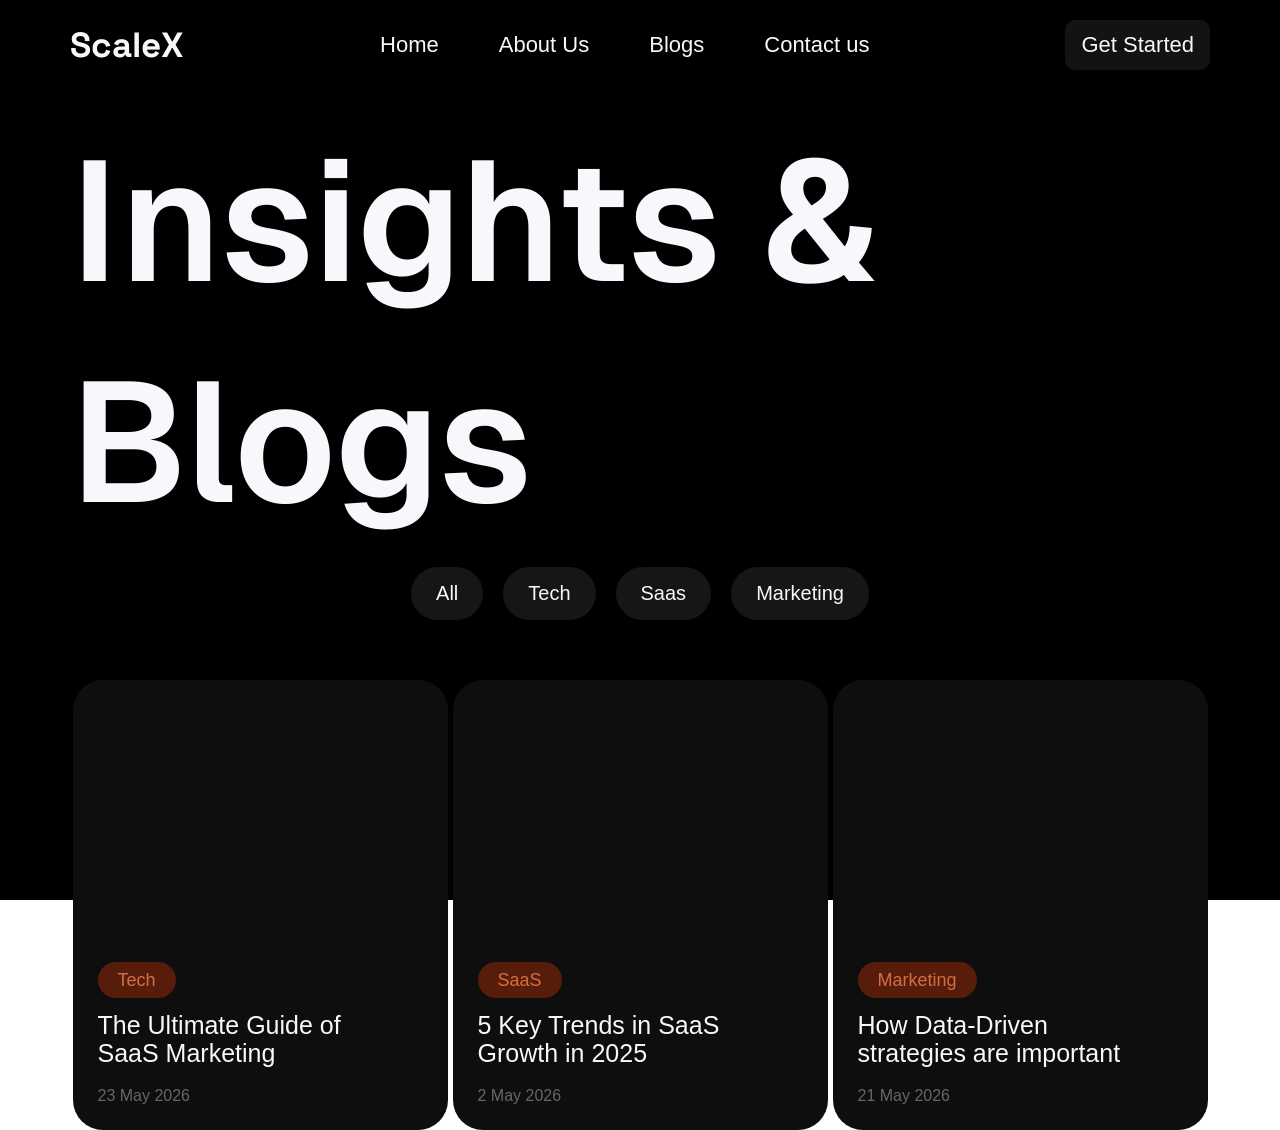
<file: TASKS/TASK 2/INDEX.HTML>
<!DOCTYPE html>
<html lang="en">
  <head>
    <meta charset="UTF-8" />
    <meta name="viewport" content="width=device-width, initial-scale=1.0" />
    <link rel="stylesheet" href="STYLE.CSS" />
    <title>Document</title>
  </head>
  <body>
    <div id="container">
      <div id="header">
        <div id="logo">
          <p>ScaleX</p>
        </div>
        <div id="nav-btn-section">
          <a href="#" class="nav-btn">Home</a>
          <a href="#" class="nav-btn">About Us</a>
          <a href="#" class="nav-btn">Blogs</a>
          <a href="#" class="nav-btn">Contact us</a>
        </div>
        <div id="nav-option">
          <button>Get Started</button>
        </div>
      </div>
      <div id="main">
        <div id="heading">
          <h1>Insights & Blogs</h1>
        </div>
        <div id="category-section">
          <button class="category">All</button>
          <button class="category">Tech</button>
          <button class="category">Saas</button>
          <button class="category">Marketing</button>
        </div>
        <div id="guides-section">
          <div class="guides">
            <div id="first-img" class="guide-img"></div>
            <div class="guide-details">
              <div class="mentioned-category"><span>Tech</span></div>
              <div class="guide-title">
                The Ultimate Guide of <br> SaaS Marketing
              </div>
              <div class="guide-date">23 May 2026</div>
            </div>
          </div>
          <div class="guides">
            <div id="second-img" class="guide-img"></div>
            <div class="guide-details">
              <div class="mentioned-category"><span>SaaS</span></div>
              <div class="guide-title">5 Key Trends in SaaS Growth in 2025</div>
              <div class="guide-date">2 May 2026</div>
            </div>
          </div>
          <div class="guides">
            <div id="third-img" class="guide-img"></div>
            <div class="guide-details">
              <div class="mentioned-category"><span>Marketing</span></div>
              <div class="guide-title">
                How Data-Driven <br> strategies are important
              </div>
              <div class="guide-date">21 May 2026</div>
            </div>
          </div>
        </div>
      </div>
    </div>
  </body>
</html>
</file>
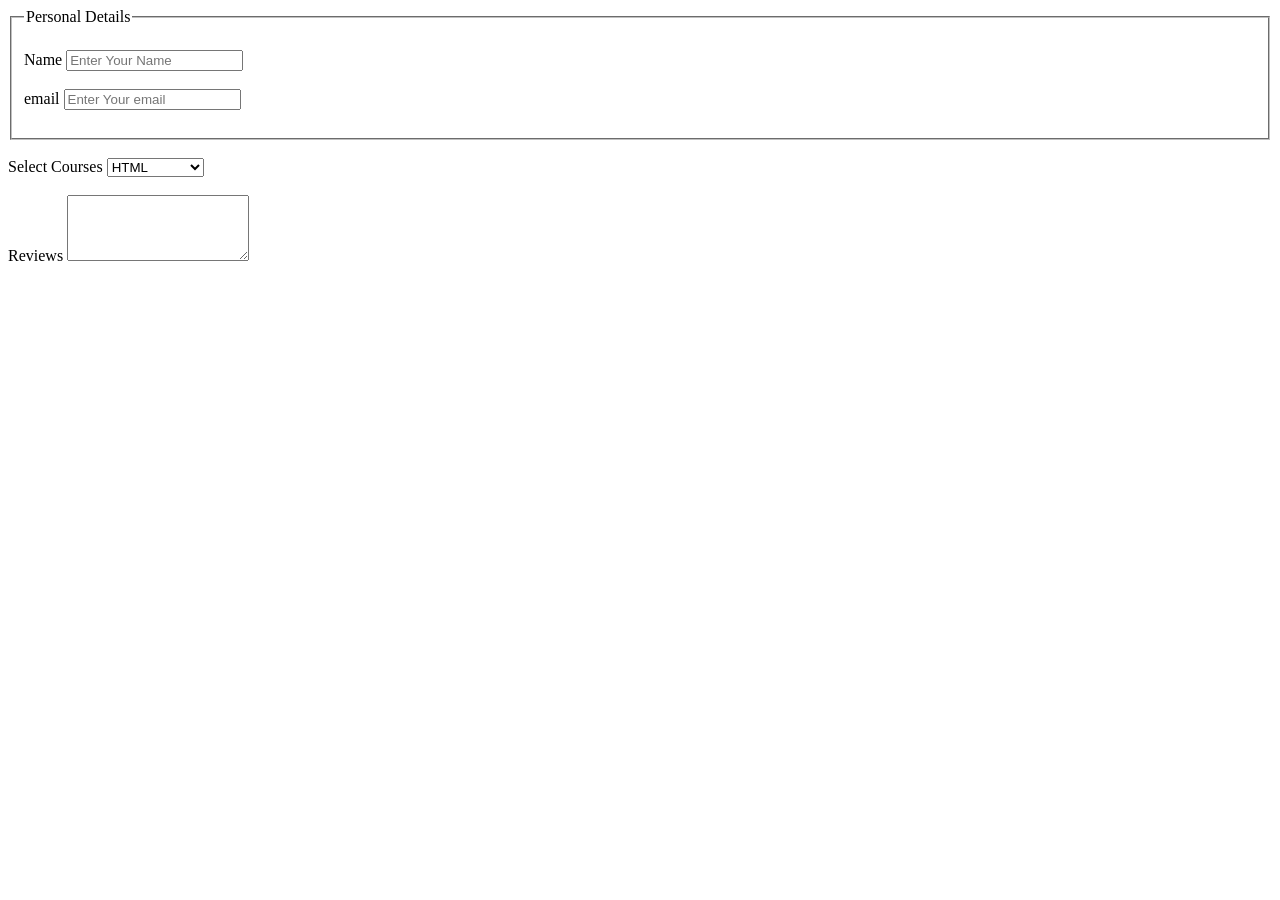
<file: Day01/Prerequistes of HTML/HTML Forms/index.html>
<!doctype html>
<html lang="en">
  <head>
    <meta charset="UTF-8" />
    <meta name="viewport" content="width=device-width, initial-scale=1.0" />
    <title>Document</title>
  </head>
  <body>
    <form action="">
      <fieldset>
        <legend>Personal Details</legend><br>
        <label for="name">Name</label>
        <input id="name" type="text" placeholder="Enter Your Name" /><br><br>
        <label for="email">email</label>
        <input id="email" type="email" placeholder="Enter Your email" /><br><br>
      </fieldset><br>

      <label for="Courses">Select Courses</label>
      <select name="" id="Courses">
        <optgroup label="Frontend">
          <option value="">HTML</option>
          <option value="">CSS</option>
          <option value="">JS</option>
        </optgroup>

        <optgroup label="Backend">
          <option value="">Node</option>
          <option value="">MongoDB</option>
          <option value="">Express</option>
        </optgroup>
      </select>
      <br /><br />
      <label for="reviews">Reviews</label>
      <textarea name="" id="reviews" rows="4"></textarea>
    </form>
  </body>
</html>
</file>
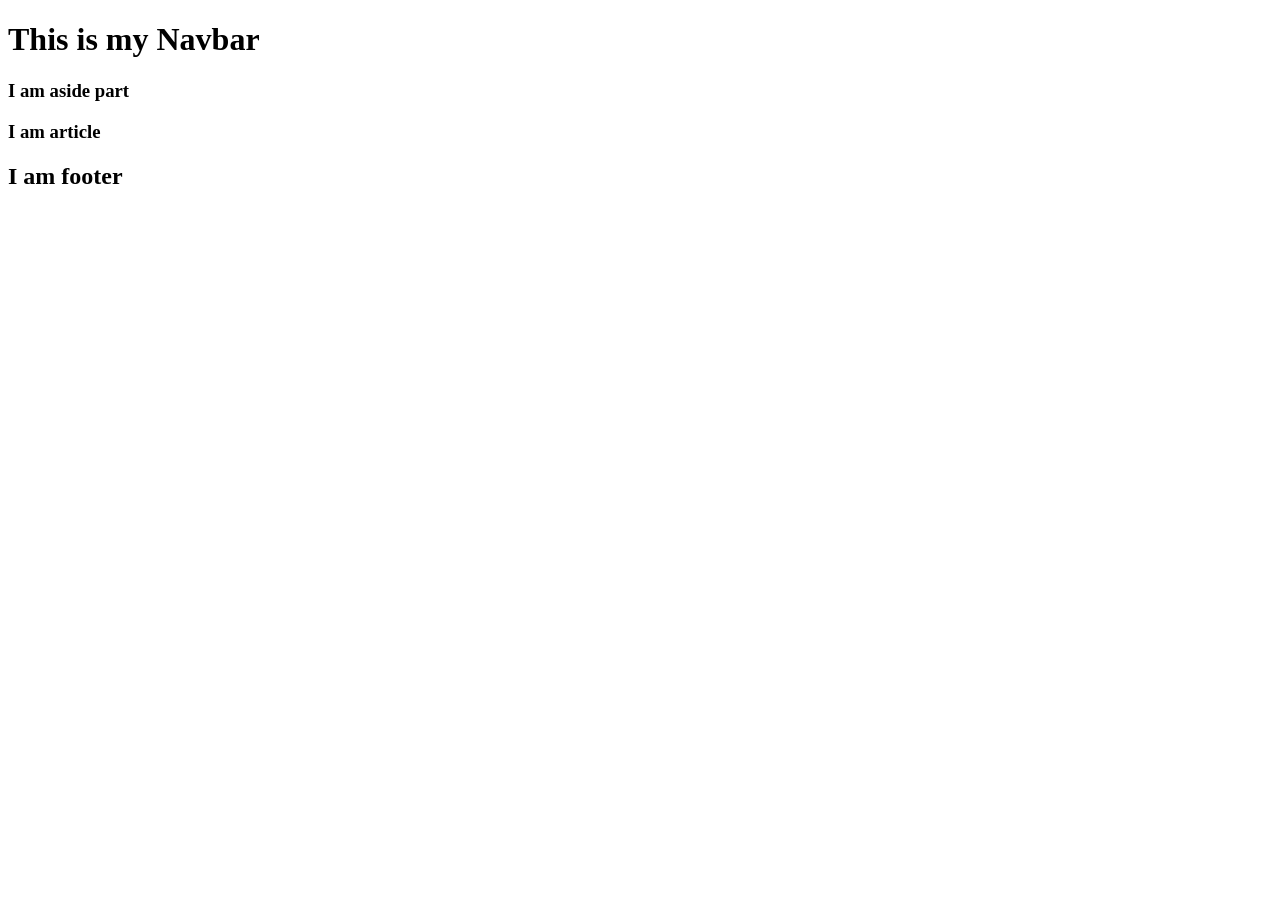
<file: Day01/Prerequistes of HTML/HTML Semantic Tags/index.html>
<!DOCTYPE html>
<html lang="en">
<head>
    <meta charset="UTF-8">
    <meta name="viewport" content="width=device-width, initial-scale=1.0">
    <title>Document</title>
</head>
<body>
    <header>
        <h1>This is my Navbar</h1>
    </header>
    <main>
        <section>
            <form action=""></form>
        </section>
        <aside>
            <h3>I am aside part</h3>
        </aside>
        <article>
            <h3>I am article</h3>
        </article>
    </main>
    <footer>
        <h2>I am footer</h2>
    </footer>
</body>
</html>
</file>
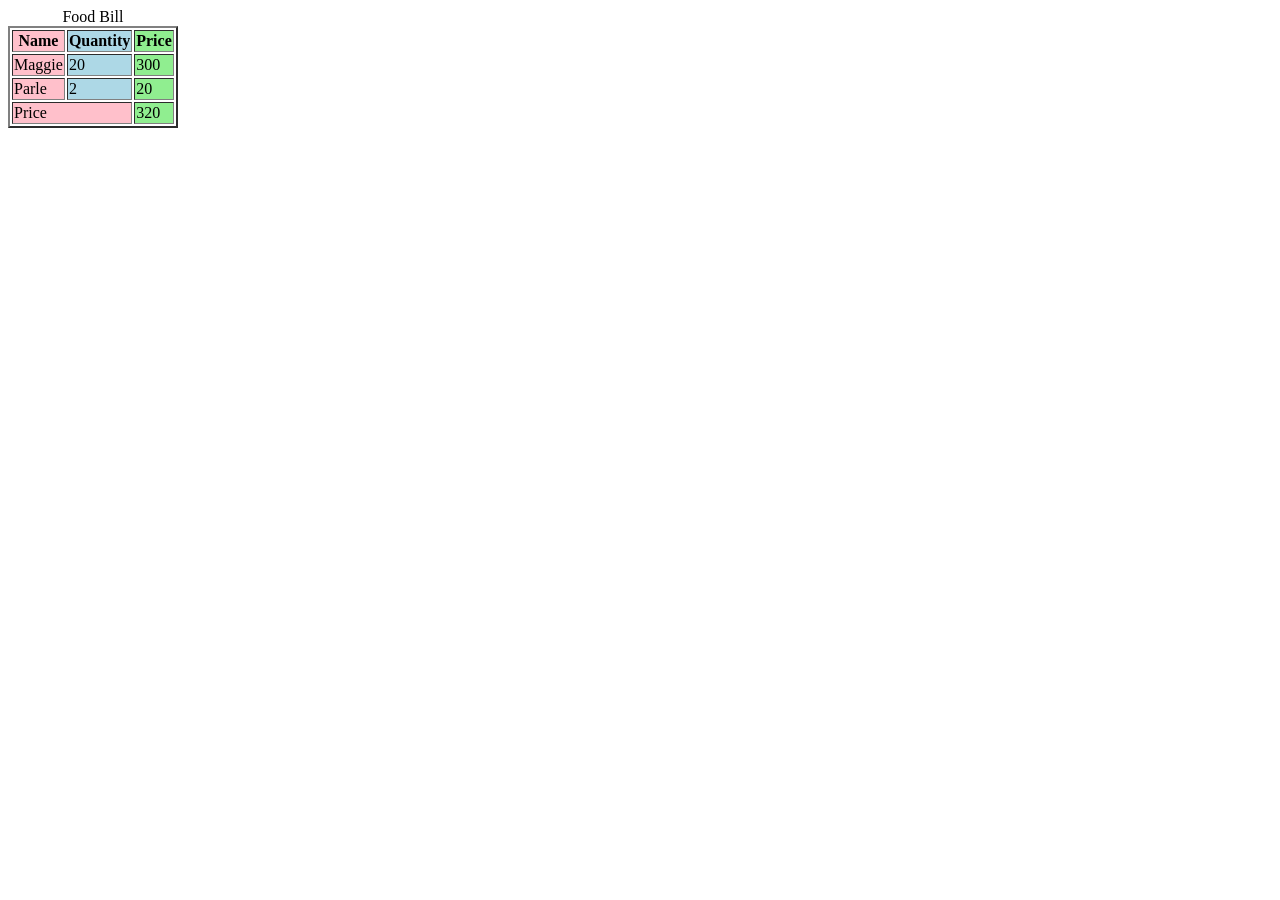
<file: Day01/Prerequistes of HTML/HTML Tables/index.html>
<!doctype html>
<html lang="en">
  <head>
    <meta charset="UTF-8" />
    <meta name="viewport" content="width=device-width, initial-scale=1.0" />
    <title>Document</title>
  </head>
  <body>
    <table border="2">
        <caption>Food Bill</caption>
        <colgroup>
            <col style="background-color: pink;">
            <col style="background-color: lightblue;">
            <col style="background-color: lightgreen;">
        </colgroup>
      <thead>
        <tr>
          <th>Name</th>
          <th>Quantity</th>
          <th>Price</th>
        </tr>
      </thead>
      <tbody>
        <tr>
            <td>Maggie</td>
            <td>20</td>
            <td>300</td>
        </tr>
        <tr>
            <td>Parle</td>
            <td>2</td>
            <td>20</td>
        </tr>
        <tr>
            <td colspan="2">Price</td>
            <td>320</td>
        </tr>
      </tbody>
    </table>
  </body>
</html>
</file>
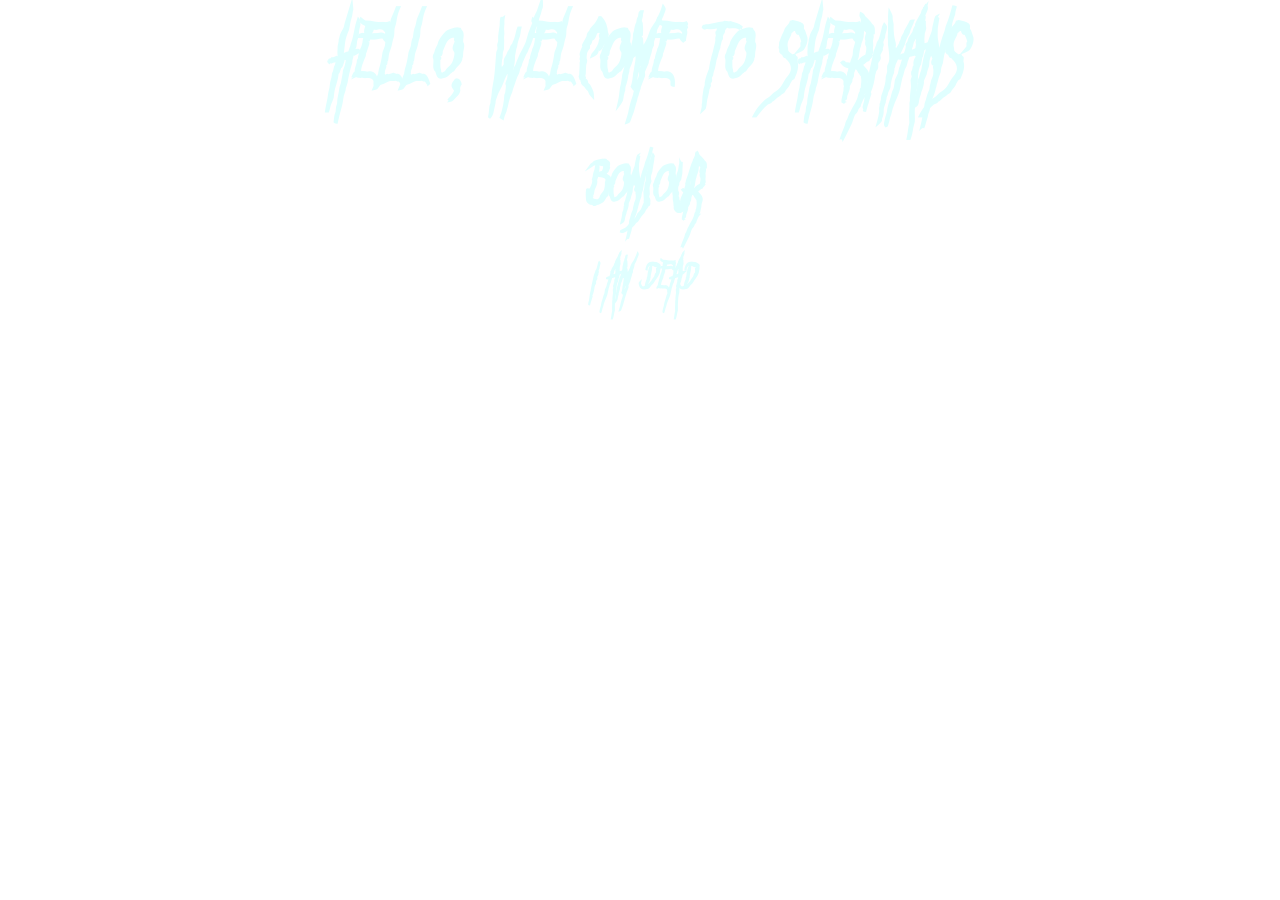
<file: Frontend/CSS Masterclass - Basic to advanced/Day03/index.html>
<!doctype html>
<html lang="en">
  <head>
    <meta charset="UTF-8" />
    <meta name="viewport" content="width=device-width, initial-scale=1.0" />
    <title>Document</title>
    <link rel="stylesheet" href="style.css" />
  </head>
  <body>
    <div>
      <h1>Hello, welcome to sheriyans</h1>
      <h2>bonjour</h2>
      <p>I am dead</p>
    </div>
  </body>
</html>
</file>
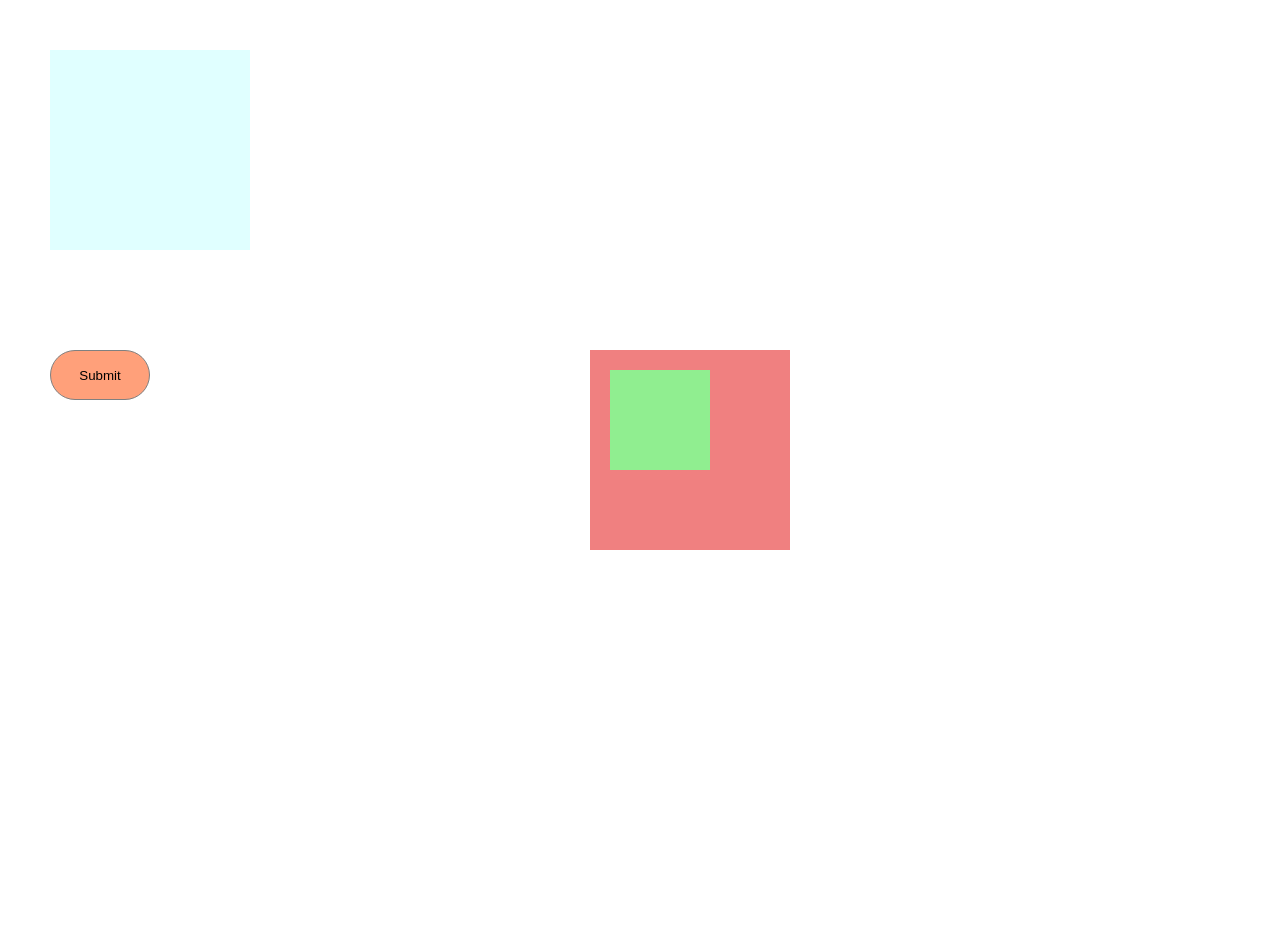
<file: Frontend/CSS Masterclass - Basic to advanced/Day04/index.html>
<!DOCTYPE html>
<html lang="en">
<head>
    <meta charset="UTF-8">
    <meta name="viewport" content="width=device-width, initial-scale=1.0">
    <title>Document</title>
    <link rel="stylesheet" href="style.css">
</head>
<body>
    <div id="box1">
        <div id="inner"></div>
    </div>
    <div id="box2"></div>
    <button id="btn">Submit</button>
</body>
</html>
</file>
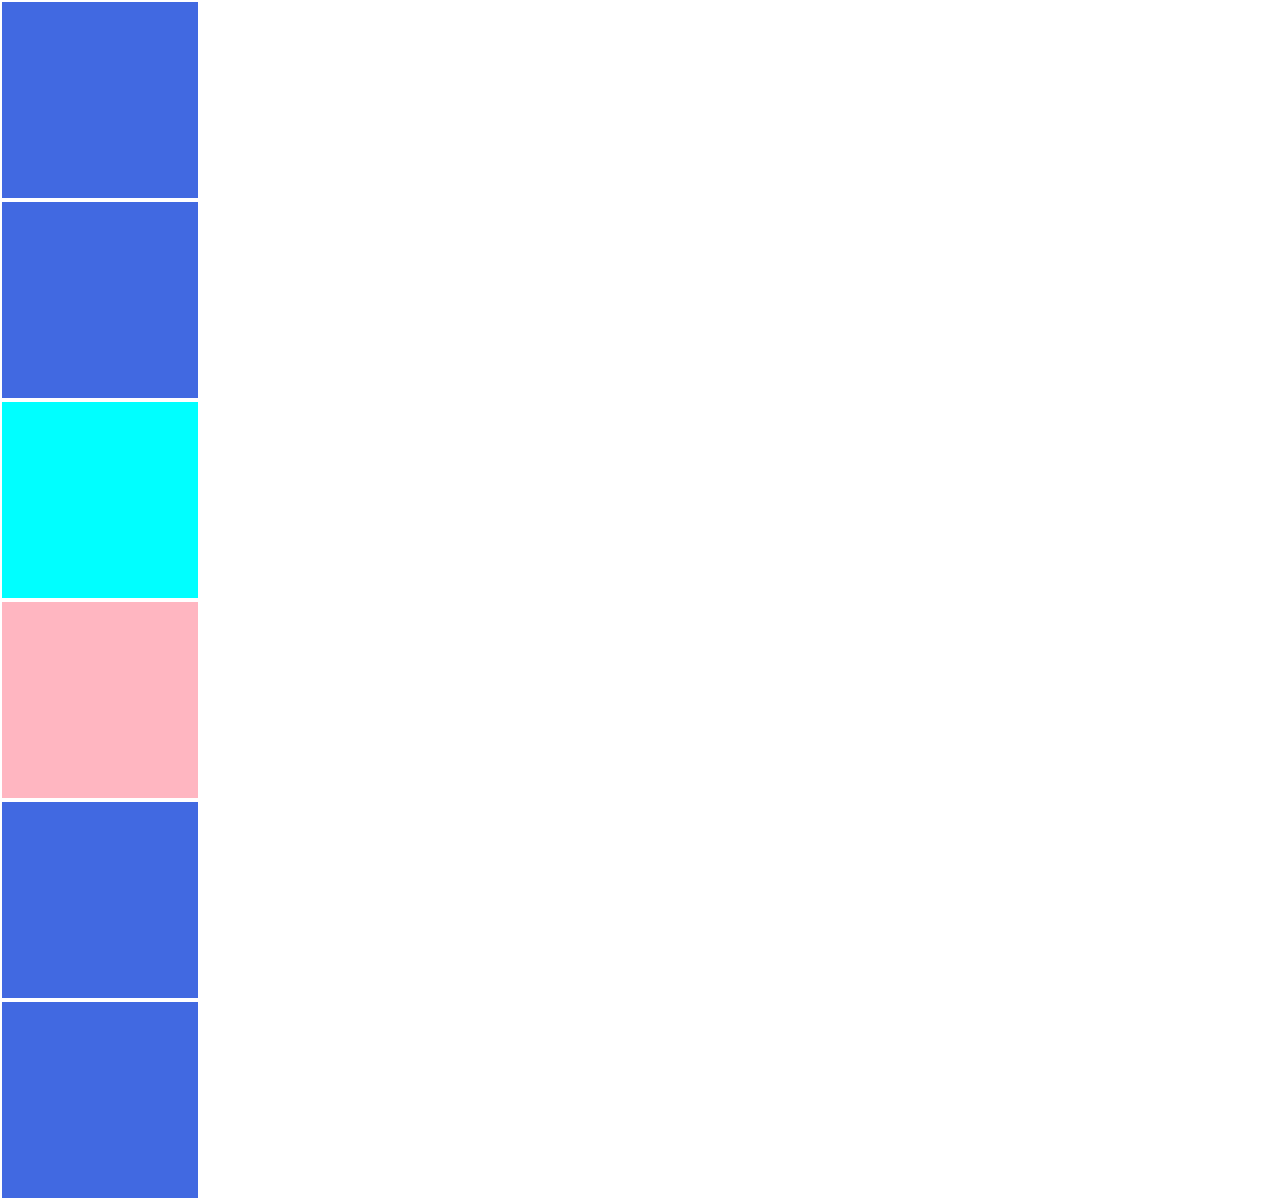
<file: Frontend/CSS/Day05/index.html>
<!DOCTYPE html>
<html lang="en">
<head>
    <meta charset="UTF-8">
    <meta name="viewport" content="width=device-width, initial-scale=1.0">
    <title>Document</title>
    <link rel="stylesheet" href="style.css">
</head>
<body>
    <div class="box"></div>
    <div class="box"></div>
    <div class="box" id="hero"></div>
    <div class="box"></div>
    <div class="box"></div>
    <div class="box"></div>
</body>
</html>
</file>
<file: TASKS/TASK 2/STYLE.CSS>
@import url(https://fonts.googleapis.com/css?family=Space+Grotesk:300,regular,500,600,700);
@import url(https://fonts.googleapis.com/css?family=Geist:100,200,300,regular,500,600,700,800,900,100italic,200italic,300italic,italic,500italic,600italic,700italic,800italic,900italic);
* {
  margin: 0;
  padding: 0;
  box-sizing: border-box;
}

html,
body {
  width: 100%;
  height: 100%;
}

#container {
  width: 100%;
  height: 100%;
  background-color: #000000;
}

#header {
  height: 10%;
  display: flex;
  justify-content: space-between;
  align-items: center;
  padding: 0 70px;
}

#logo {
  font-family: "Space Grotesk", sans-serif;
  font-size: 35px;
  font-weight: 700;
  color: #f8f7fc;
}

#nav-btn-section {
  display: flex;
  gap: 60px;
}

.nav-btn {
  font-size: 22px;
  font-family: sans-serif;
  font-weight: 500;
  text-decoration: none;
  color: #f8f7fc;
}

#nav-option button {
  font-family: sans-serif;
  font-size: 22px;
  font-family: sans-serif;
  font-weight: 500;
  background-color: #131313;
  border: none;
  border-radius: 10px;
  padding: 12px 16px;
  color: #f8f7fc;
}

#main {
  height: 88.5%;
  width: 100%;
  padding: 20px 70px;
}

#heading {
  display: flex;
  justify-content: center;
  color: #f8f7fc;
}

#heading h1 {
  font-size: 170px;
  font-family: geist;
  font-weight: 600;
}

#category-section {
  margin-top: 15px;
  display: flex;
  justify-content: center;
  gap: 20px;
}

.category {
  padding: 15px 25px;
  border-radius: 50px;
  font-size: 20px;
  border: none;
  background-color: #161616;
  color: #f8f7fc;
}

.category:active {
  background-color: #fd480a;
}

#guides-section{
  margin-top: 60px;
  display: flex;
  justify-content: space-around;
}

.guides{
  height: 450px;
  width: 375px;
  border-radius: 30px;
  background-color: #0e0e0e;
}

.guide-img{
  height: 265px;
  width: 375px;
  border-radius: 30px;
  
}

#first-img{
  background: url(https://assets.lummi.ai/assets/QmUStEZdVWFgYh6a9JxwhRnp8ycrmvZzwVS2n154RCaxBe?auto=format&w=640);
  background-size: cover;
  background-position: center;
  
}

#second-img{
  background: url(https://assets.lummi.ai/assets/QmaLJLztpwec5dhRriuXGij4xsiR4EvtPiLvKMi7b2u7qe?auto=format&w=640);
  background-size: cover;
  background-position: center;
}

#third-img{
  background: url(https://framerusercontent.com/images/swiwWfM27XbuBMg97nrmtORk.png?scale-down-to=1024);
  background-size: cover;
  background-position: center;
}

.guide-details{
  height: 185px;
  padding: 25px;
  display: flex;
  flex-direction: column;
  justify-content: space-between;
  font-family: sans-serif;
}

.mentioned-category span{
  font-size: 18px;
  font-weight: 500;
  background-color: #581d0a;
  color: #d46e43;
  padding: 8px 20px;
  border-radius: 25px;
}

.guide-title{
  font-size: 25px;
  line-height: 28px;
  color: #f8f7fc;
  font-weight: 500;
}

.guide-date{
  color: #676767;
}
</file>
<file: Frontend/CSS Masterclass - Basic to advanced/Day03/style.css>
@font-face {
    font-family: Ghastly;
    src: url(Ghastly\ Panic.ttf);
}

*{
    margin: 0;
    padding: 0;
    box-sizing: border-box;
}

html,body{
    height: 100vh;
    width: 100vw;
}

div{
    height: 100%;
    width: 100%;
    background: url(https://i.pinimg.com/736x/f8/2e/f1/f82ef1849ff53ff95b421ba0cc05cc69.jpg);
    background-size: cover;
    background-position: center;
    color: lightcyan;
    font-size: 50px;
    font-family: "Ghastly";
    font-weight: 900;
    font-style: oblique;
    text-align: center;
    text-transform: uppercase;
}
</file>
<file: Frontend/CSS Masterclass - Basic to advanced/Day04/style.css>
*{
  margin:0;
  padding:0;
  box-sizing:border-box;
}

html,body{
  width:100%;
  height:100%;
}

#box1{
    height: 200px;
    width: 200px;
    background-color: lightcoral;
    margin-left: 50px;
    padding: 20px;
    position: absolute;
    left: 50%;
    top: 50%;
    transform: translate(-50%,-50%);
}

#inner{
    height: 100px;
    width: 100px;
    background-color: lightgreen;
    
    
}

#box2{
    height: 200px;
    width: 200px;
    background-color: lightcyan;
    margin: 50px;
}

#btn{
    height: 50px;
    width: 100px;
    background-color: lightsalmon;
    margin: 50px;
    padding: 10px;
    border: 1px solid gray;
    border-radius: 50px;
    transition: all ease 0.4s;
}

#btn:active{
    background-color: lightcoral;
}
</file>
<file: Frontend/CSS/Day05/style.css>
* {
  margin: 0;
  padding: 0;
  box-sizing: border-box;
}

html,
body {
  width: 100%;
  height: 100%;
}

.box{
  height: 200px;
  width: 200px;
  background-color: royalblue;
  border: 2px solid white;
}

.box:nth-child(4){
  background-color: lightpink;
}

#hero{
  background-color: cyan;
}
</file>
